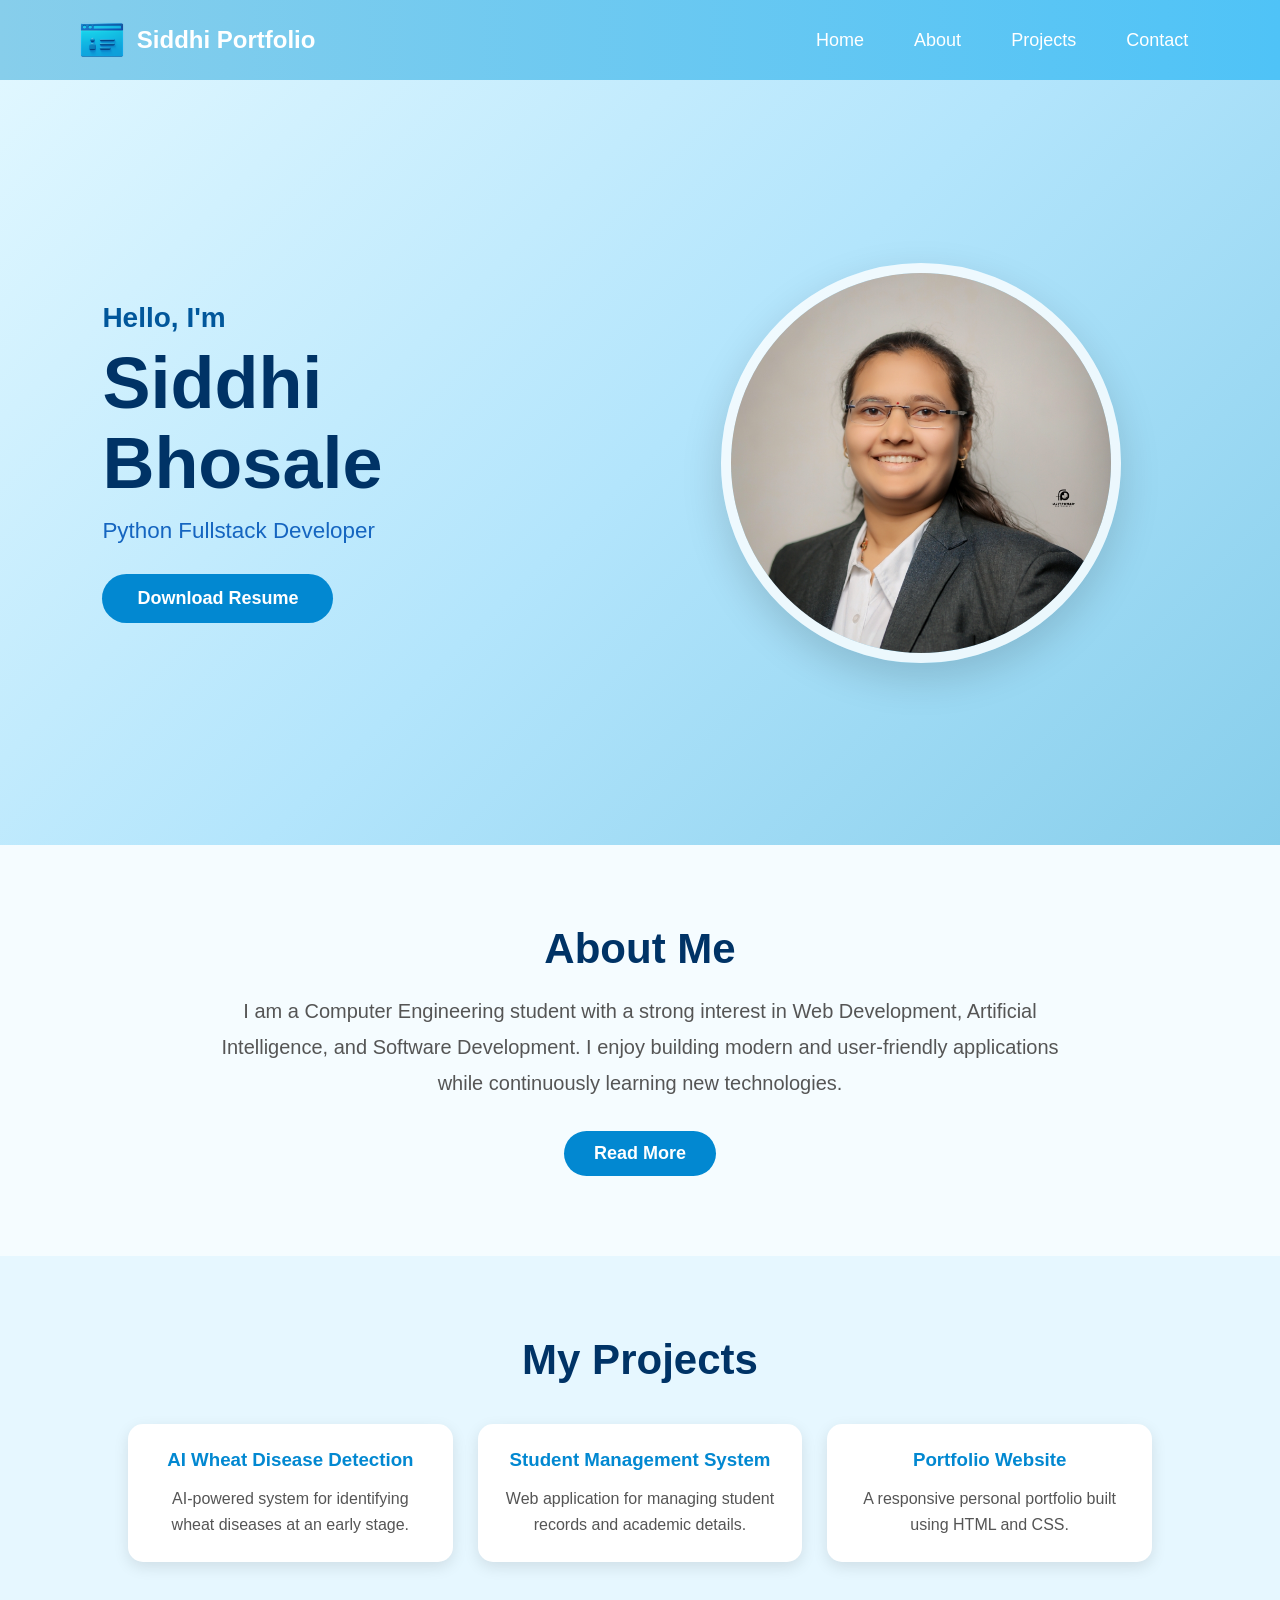
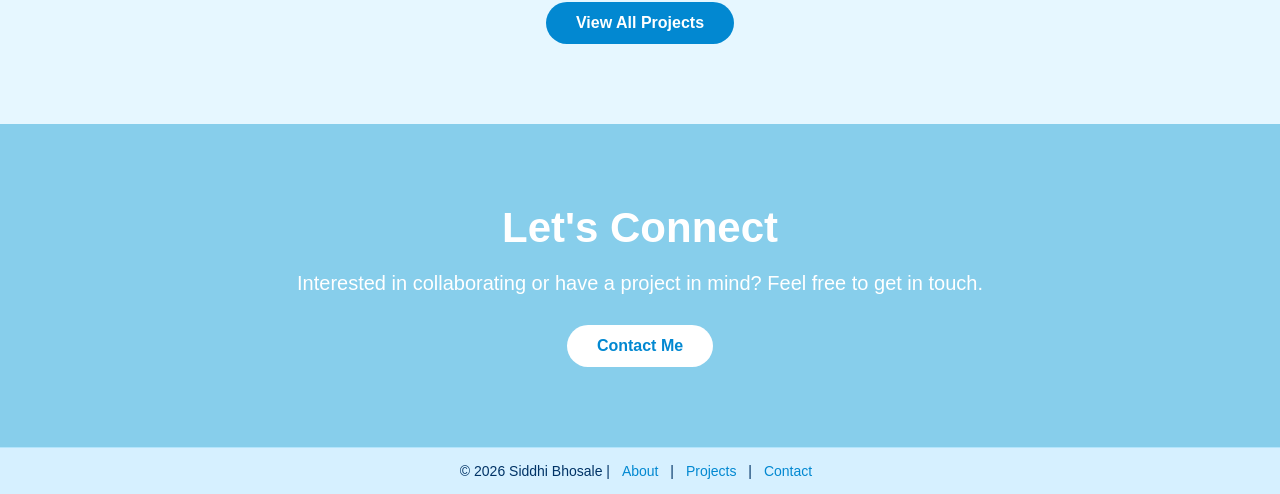
<file: index.html>
<!DOCTYPE html>
<html lang="en">
<head>
    <meta charset="UTF-8">
    <meta name="viewport" content="width=device-width, initial-scale=1.0">
    <title>My Portfolio</title>
    <link rel="stylesheet" href="index.css">
</head>
<style>
    .h3{
        color:blue;
        font-size:18px;
        
    }
</style>
<body>

    <nav class="navbar">
        <div class="logo">
            <img src="icons8-portfolio-94.png" alt="Portfolio Logo">
            <span>Siddhi Portfolio</span>
        </div>

        <ul class="nav-links">
            <li><a href="index.html">Home</a></li>
            <li><a href="about.html">About</a></li>
            <li><a href="project.html">Projects</a></li>
            <li><a href="contact.html">Contact</a></li>
        </ul>
    </nav>

   <section class="hero">

    
    <div class="hero-text">
        <h3>Hello, I'm</h3>
        <h1>Siddhi<br>Bhosale</h1>
        <p> Python Fullstack Developer</p>

        <a href="sb resume.pdf" class="btn">Download Resume</a>
    </div>

   <div class="hero-image">
    <img src="WhatsApp Image 2026-06-08 at 11.23.37 AM.jpeg" alt="Siddhi Bhosale">
</div>

    </section>

    <section class="about-preview">

    <h2>About Me</h2>

    <p>
        I am a Computer Engineering student with a strong interest in
        Web Development, Artificial Intelligence, and Software Development.
        I enjoy building modern and user-friendly applications while
        continuously learning new technologies.
    </p>

    <a href="about.html" class="about-btn">
        Read More
    </a>

</section>

<section class="project-preview">

    <h2>My Projects</h2>

    <div class="project-cards">

        <div class="project-card">
            <h3>AI Wheat Disease Detection</h3>
            <p>AI-powered system for identifying wheat diseases at an early stage.</p>
        </div>

        <div class="project-card">
            <h3>Student Management System</h3>
            <p>Web application for managing student records and academic details.</p>
        </div>

        <div class="project-card">
            <h3>Portfolio Website</h3>
            <p>A responsive personal portfolio built using HTML and CSS.</p>
        </div>

    </div>

    <a href="project.html" class="project-btn">View All Projects</a>

</section>

<section class="contact-preview">

    <h2>Let's Connect</h2>

    <p>
        Interested in collaborating or have a project in mind?
        Feel free to get in touch.
    </p>

    <a href="contact.html" class="contact-btn">Contact Me</a>

</section>
<footer class="footer">

    <p>
        © 2026 Siddhi Bhosale |
        <a href="about.html">About</a> |
        <a href="project.html">Projects</a> |
        <a href="contact.html">Contact</a>
    </p>

</footer>

</body>
</html>
</file>
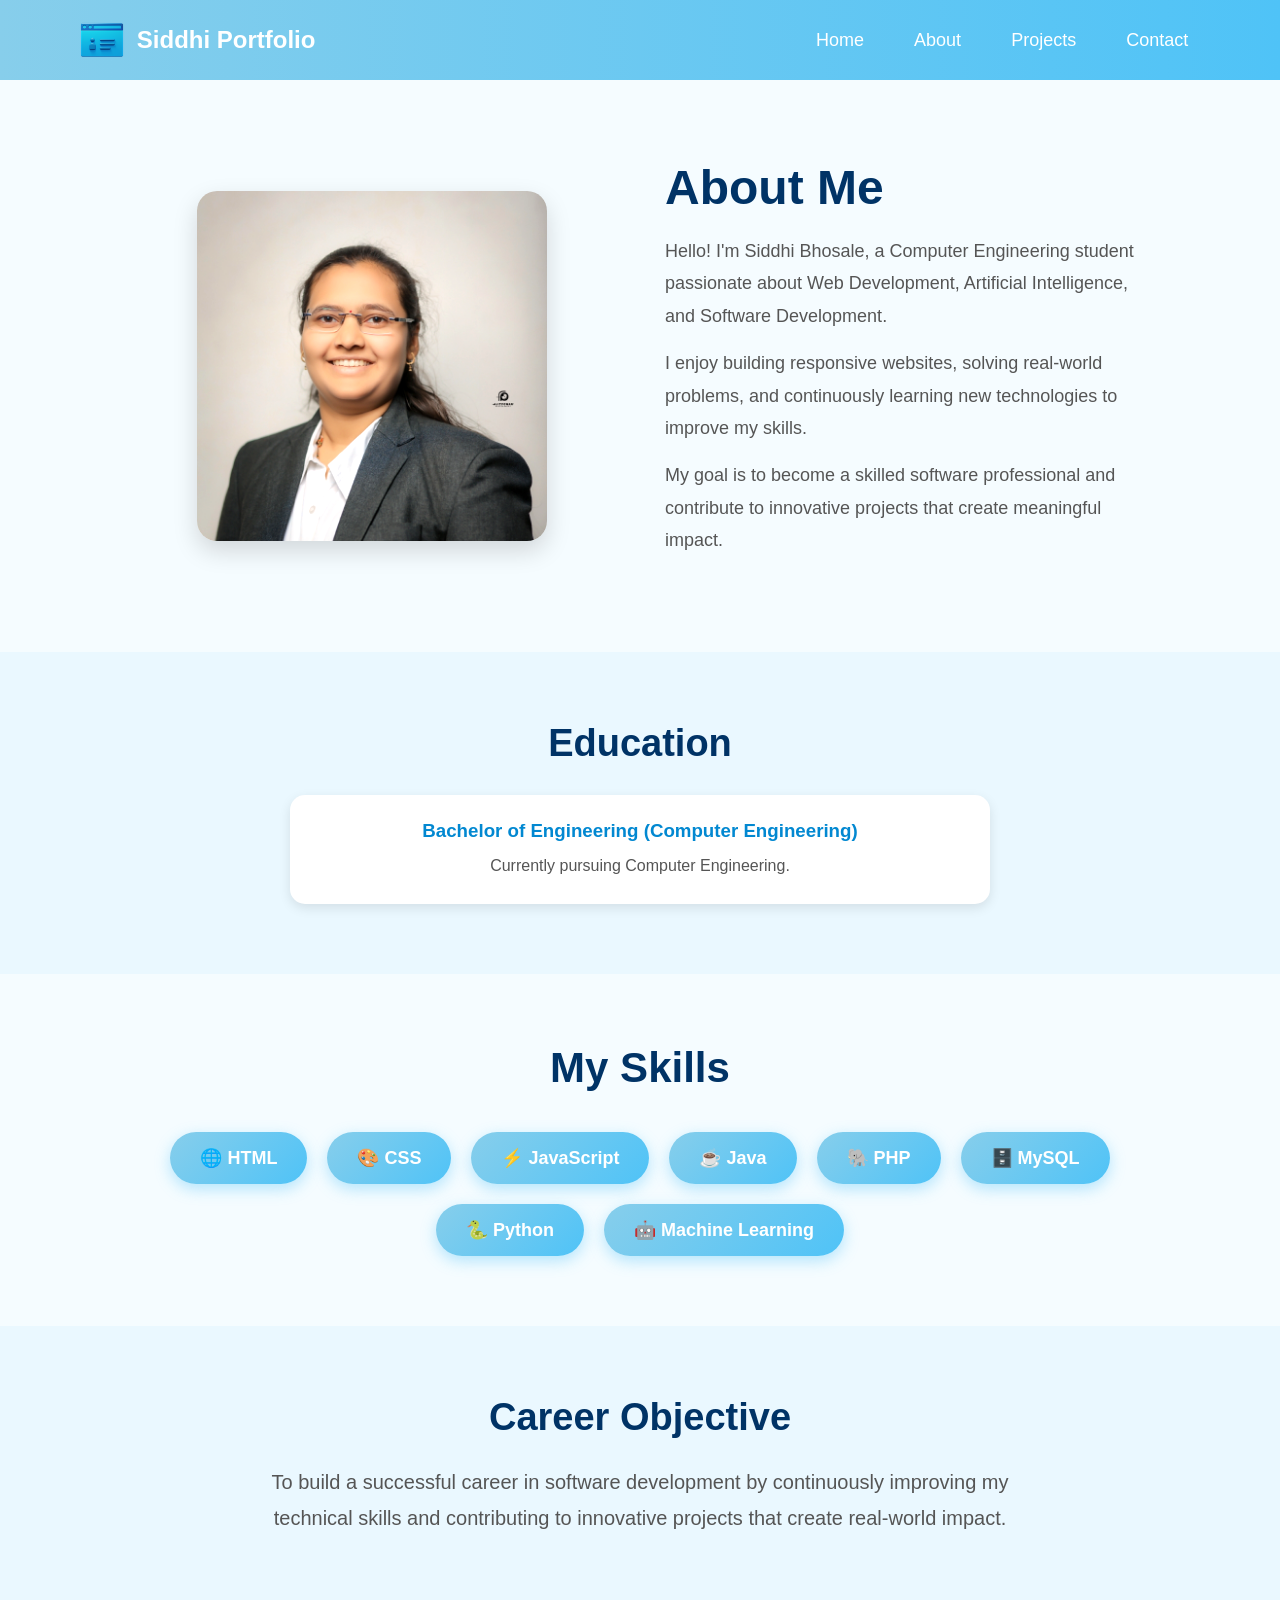
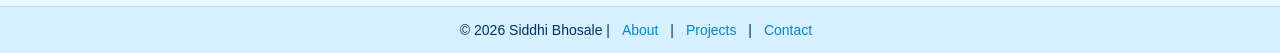
<file: about.html>
<!DOCTYPE html>
<html lang="en">
<head>
    <meta charset="UTF-8">
    <meta name="viewport" content="width=device-width, initial-scale=1.0">
    <title>My Portfolio</title>
    <link rel="stylesheet" href="index.css">
    <link rel="stylesheet" href="about.css">

</head>
<body>

    <nav class="navbar">
        <div class="logo">
            <img src="icons8-portfolio-94.png" alt="Portfolio Logo">
            <span>Siddhi Portfolio</span>
        </div>

        <ul class="nav-links">
            <li><a href="index.html">Home</a></li>
            <li><a href="about.html">About</a></li>
            <li><a href="project.html">Projects</a></li>
            <li><a href="contact.html">Contact</a></li>
        </ul>
    </nav>

   <section class="about-page">

    <div class="about-container">

        <div class="about-image">
            <img src="WhatsApp Image 2026-06-08 at 11.23.37 AM.jpeg" alt="Siddhi Bhosale">
        </div>

        <div class="about-content">
            <h1>About Me</h1>

            <p>
                Hello! I'm Siddhi Bhosale, a Computer Engineering student passionate
                about Web Development, Artificial Intelligence, and Software Development.
            </p>

            <p>
                I enjoy building responsive websites, solving real-world problems,
                and continuously learning new technologies to improve my skills.
            </p>

            <p>
                My goal is to become a skilled software professional and contribute
                to innovative projects that create meaningful impact.
            </p>

        </div>

    </div>

</section>

<section class="education">

    <h2>Education</h2>

    <div class="edu-card">
        <h3>Bachelor of Engineering (Computer Engineering)</h3>
        <p>Currently pursuing Computer Engineering.</p>
    </div>

</section>

<section class="skills">

    <h2 class="skill-title">My Skills</h2>

    <div class="skill-container">
        <span>🌐 HTML</span>
        <span>🎨 CSS</span>
        <span>⚡ JavaScript</span>
        <span>☕ Java</span>
        <span>🐘 PHP</span>
        <span>🗄️ MySQL</span>
        <span>🐍 Python</span>
        <span>🤖 Machine Learning</span>
    </div>

</section>

<section class="objective">

    <h2>Career Objective</h2>

    <p>
        To build a successful career in software development by continuously
        improving my technical skills and contributing to innovative projects
        that create real-world impact.
    </p>

</section>

<footer class="footer">

    <p>
        © 2026 Siddhi Bhosale |
        <a href="about.html">About</a> |
        <a href="project.html">Projects</a> |
        <a href="contact.html">Contact</a>
    </p>

</footer>
</body>
</html>
</file>
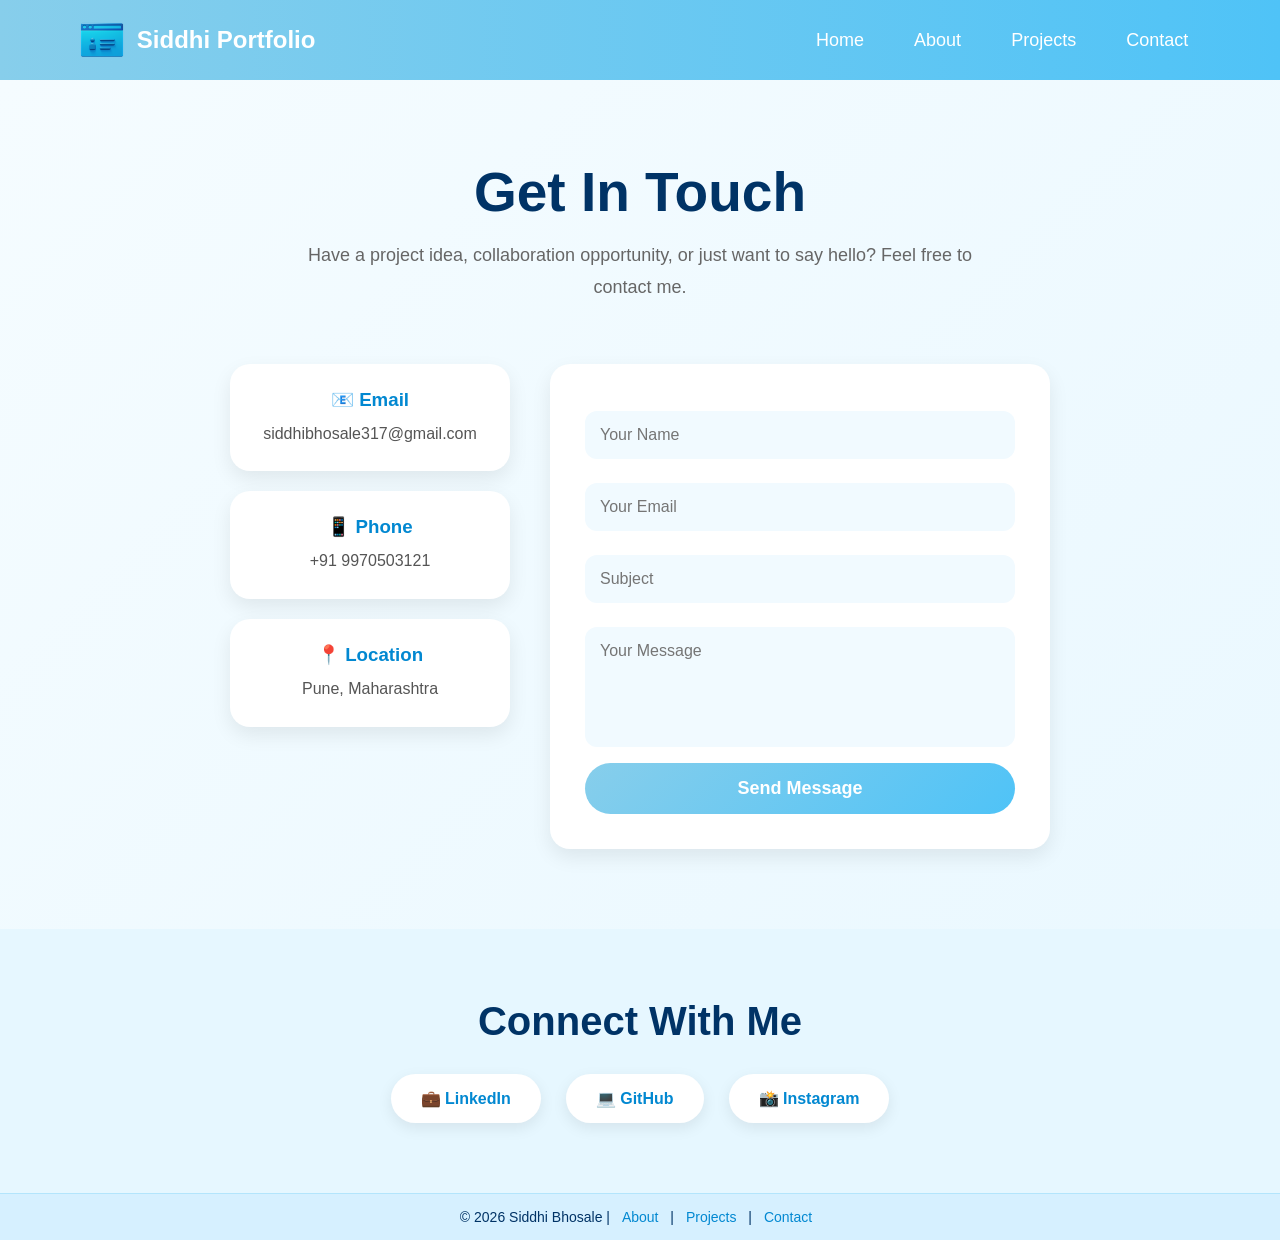
<file: contact.html>
<!DOCTYPE html>
<html lang="en">
<head>
    <meta charset="UTF-8">
    <meta name="viewport" content="width=device-width, initial-scale=1.0">
    <title>My Portfolio</title>
    <link rel="stylesheet" href="index.css">
    <link rel="stylesheet" href="contact.css">
</head>
<body>

    <nav class="navbar">
        <div class="logo">
            <img src="icons8-portfolio-94.png" alt="Portfolio Logo">
            <span>Siddhi Portfolio</span>
        </div>

        <ul class="nav-links">
            <li><a href="index.html">Home</a></li>
            <li><a href="about.html">About</a></li>
            <li><a href="project.html">Projects</a></li>
            <li><a href="contact.html">Contact</a></li>
        </ul>
    </nav>

    <section class="contact-page">

    <h1>Get In Touch</h1>

    <p class="contact-subtitle">
        Have a project idea, collaboration opportunity, or just want to say hello?
        Feel free to contact me.
    </p>

    <div class="contact-container">

        <!-- Contact Info -->

        <div class="contact-info">

            <div class="info-card">
                <h3>📧 Email</h3>
                <p>siddhibhosale317@gmail.com</p>
            </div>

            <div class="info-card">
                <h3>📱 Phone</h3>
                <p>+91 9970503121</p>
            </div>

            <div class="info-card">
                <h3>📍 Location</h3>
                <p>Pune, Maharashtra</p>
            </div>

        </div>

        <!-- Contact Form -->

        <div class="contact-form">

            <form>

                <input type="text" placeholder="Your Name" required>

                <input type="email" placeholder="Your Email" required>

                <input type="text" placeholder="Subject">

                <textarea rows="5" placeholder="Your Message"></textarea>

                <button type="submit">
                    Send Message
                </button>

            </form>

        </div>

    </div>

</section>

<!-- Social Links -->

<section class="social-section">

    <h2>Connect With Me</h2>

    <div class="social-links">

        <a href="#">💼 LinkedIn</a>

        <a href="#">💻 GitHub</a>

        <a href="#">📸 Instagram</a>

    </div>

</section>

<footer class="footer">

    <p>
        © 2026 Siddhi Bhosale |
        <a href="about.html">About</a> |
        <a href="project.html">Projects</a> |
        <a href="contact.html">Contact</a>
    </p>

</footer>
</body>
</html>
</file>
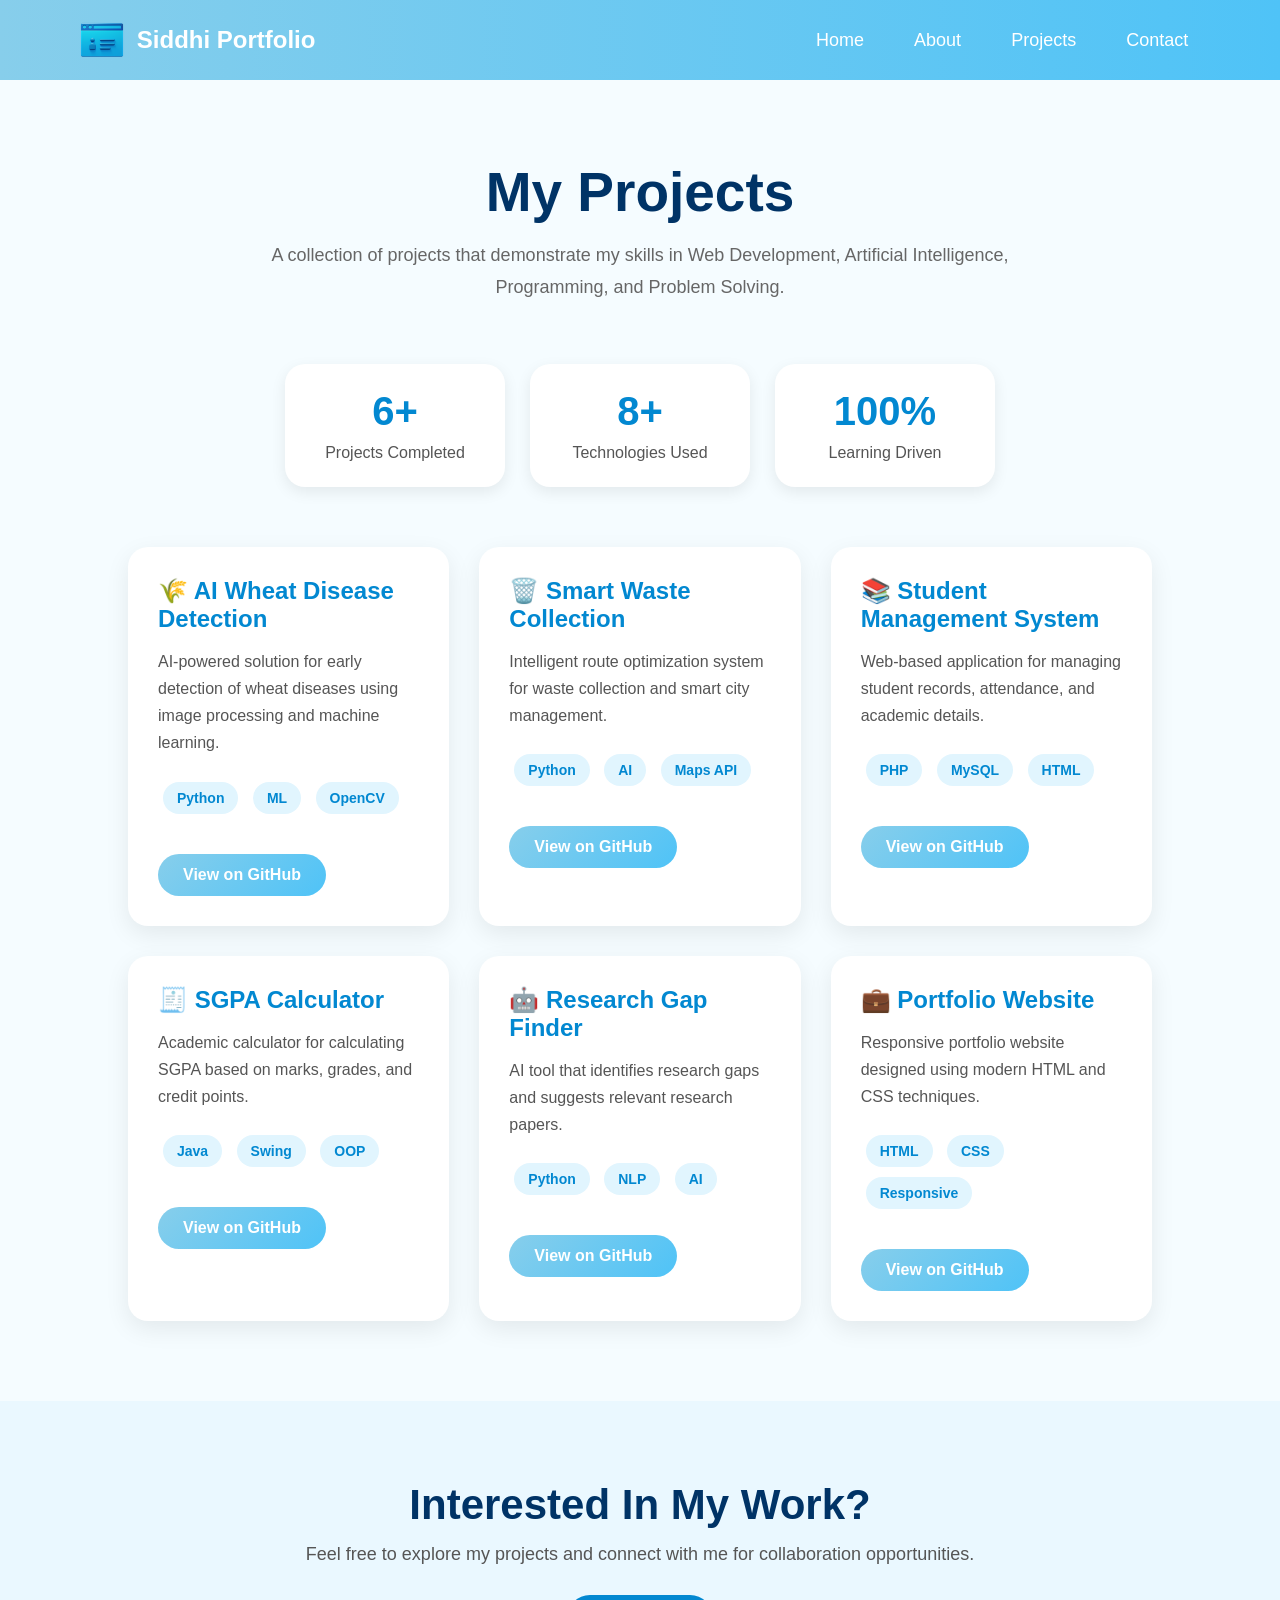
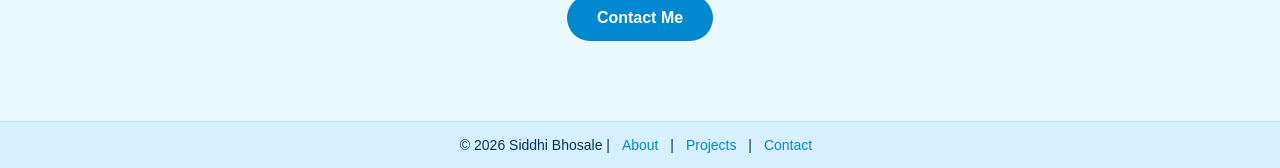
<file: project.html>
<!DOCTYPE html>
<html lang="en">
<head>
    <meta charset="UTF-8">
    <meta name="viewport" content="width=device-width, initial-scale=1.0">
    <title>My Portfolio</title>
    <link rel="stylesheet" href="index.css">
    <link rel="stylesheet" href="project.css">
</head>
<body>

    <nav class="navbar">
        <div class="logo">
            <img src="icons8-portfolio-94.png" alt="Portfolio Logo">
            <span>Siddhi Portfolio</span>
        </div>

        <ul class="nav-links">
            <li><a href="index.html">Home</a></li>
            <li><a href="about.html">About</a></li>
            <li><a href="project.html">Projects</a></li>
            <li><a href="contact.html">Contact</a></li>
        </ul>
    </nav>

    <section class="projects-page">

    <h1>My Projects</h1>

    <p class="project-subtitle">
        A collection of projects that demonstrate my skills in Web Development,
        Artificial Intelligence, Programming, and Problem Solving.
    </p>

    <!-- Statistics -->

    <div class="stats-container">

        <div class="stat-box">
            <h2>6+</h2>
            <p>Projects Completed</p>
        </div>

        <div class="stat-box">
            <h2>8+</h2>
            <p>Technologies Used</p>
        </div>

        <div class="stat-box">
            <h2>100%</h2>
            <p>Learning Driven</p>
        </div>

    </div>

    <!-- Projects -->

    <div class="project-container">

        <div class="project-card">
            <h2>🌾 AI Wheat Disease Detection</h2>
            <p>
                AI-powered solution for early detection of wheat diseases
                using image processing and machine learning.
            </p>

            <div class="tech-stack">
                <span>Python</span>
                <span>ML</span>
                <span>OpenCV</span>
            </div>

            <a href="#" class="github-btn">View on GitHub</a>
        </div>

        <div class="project-card">
            <h2>🗑️ Smart Waste Collection</h2>
            <p>
                Intelligent route optimization system for waste collection
                and smart city management.
            </p>

            <div class="tech-stack">
                <span>Python</span>
                <span>AI</span>
                <span>Maps API</span>
            </div>

            <a href="#" class="github-btn">View on GitHub</a>
        </div>

        <div class="project-card">
            <h2>📚 Student Management System</h2>
            <p>
                Web-based application for managing student records,
                attendance, and academic details.
            </p>

            <div class="tech-stack">
                <span>PHP</span>
                <span>MySQL</span>
                <span>HTML</span>
            </div>

            <a href="#" class="github-btn">View on GitHub</a>
        </div>

        <div class="project-card">
            <h2>🧾 SGPA Calculator</h2>
            <p>
                Academic calculator for calculating SGPA based on
                marks, grades, and credit points.
            </p>

            <div class="tech-stack">
                <span>Java</span>
                <span>Swing</span>
                <span>OOP</span>
            </div>

            <a href="#" class="github-btn">View on GitHub</a>
        </div>

        <div class="project-card">
            <h2>🤖 Research Gap Finder</h2>
            <p>
                AI tool that identifies research gaps and suggests
                relevant research papers.
            </p>

            <div class="tech-stack">
                <span>Python</span>
                <span>NLP</span>
                <span>AI</span>
            </div>

            <a href="#" class="github-btn">View on GitHub</a>
        </div>

        <div class="project-card">
            <h2>💼 Portfolio Website</h2>
            <p>
                Responsive portfolio website designed using modern
                HTML and CSS techniques.
            </p>

            <div class="tech-stack">
                <span>HTML</span>
                <span>CSS</span>
                <span>Responsive</span>
            </div>

            <a href="#" class="github-btn">View on GitHub</a>
        </div>

    </div>

</section>

<!-- Call To Action -->

<section class="project-cta">

    <h2>Interested In My Work?</h2>

    <p>
        Feel free to explore my projects and connect with me for
        collaboration opportunities.
    </p>

    <a href="contact.html" class="contact-btn">
        Contact Me
    </a>

</section>
<footer class="footer">

    <p>
        © 2026 Siddhi Bhosale |
        <a href="about.html">About</a> |
        <a href="project.html">Projects</a> |
        <a href="contact.html">Contact</a>
    </p>

</footer>
</body>
</html>
</file>
<file: index.css>
*{
    margin:0;
    padding:0;
    box-sizing:border-box;
    font-family:'Segoe UI',sans-serif;
}

html{
    scroll-behavior:smooth;
}

body{
    background-color:#f4fbff;
    overflow-x:hidden;
}

/* ================= NAVBAR ================= */

.navbar{
    display:flex;
    justify-content:space-between;
    align-items:center;
    padding:15px 6%;
    background:linear-gradient(90deg,#87CEEB,#4FC3F7);
    box-shadow:0 2px 10px rgba(0,0,0,0.1);
}

.logo{
    display:flex;
    align-items:center;
    gap:10px;
}

.logo img{
    width:50px;
    height:50px;
}

.logo span{
    color:white;
    font-size:24px;
    font-weight:bold;
}

.nav-links{
    display:flex;
    list-style:none;
    gap:20px;
}

.nav-links a{
    text-decoration:none;
    color:white;
    font-size:18px;
    font-weight:500;
    padding:8px 15px;
    border-radius:5px;
    transition:0.3s;
}

.nav-links a:hover{
    background:white;
    color:#0288D1;
}

/* ================= HERO SECTION ================= */

.hero{
    min-height:85vh;
    display:flex;
    justify-content:space-around;
    align-items:center;
    padding:60px 8%;
    background:linear-gradient(
        135deg,
        #e0f7ff,
        #b3e5fc,
        #87ceeb
    );
    gap:50px;
}

.hero-text{
    flex:1;
}

.hero-text h3{
    font-size:28px;
    color:#01579b;
    margin-bottom:10px;
}

.hero-text h1{
    font-size:4.5rem;
    line-height:1.1;
    color:#003366;
    margin-bottom:15px;
}

.hero-text p{
    font-size:1.4rem;
    color:#1565c0;
    margin-bottom:30px;
}

.btn{
    display:inline-block;
    text-decoration:none;
    background:#0288d1;
    color:white;
    padding:14px 35px;
    border-radius:30px;
    font-size:18px;
    font-weight:bold;
    transition:0.3s;
}

.btn:hover{
    background:#01579b;
    transform:translateY(-3px);
}

/* ================= HERO IMAGE ================= */

.hero-image{
    flex:1;
    display:flex;
    justify-content:center;
    align-items:center;
}

.hero-image img{
    width:400px;
    max-width:100%;
    height:auto;
    aspect-ratio:1/1;
    object-fit:cover;
    border-radius:50%;
    border:10px solid rgba(255,255,255,0.8);
    box-shadow:0 15px 40px rgba(0,0,0,0.15);
    transition:0.4s ease;
}

.hero-image img:hover{
    transform:scale(1.05);
}

/* ================= ABOUT ================= */

.about-preview{
    background:#f5fcff;
    text-align:center;
    padding:80px 10%;
}

.about-preview h2{
    font-size:42px;
    color:#003366;
    margin-bottom:20px;
}

.about-preview p{
    max-width:850px;
    margin:auto;
    font-size:20px;
    line-height:1.8;
    color:#555;
    margin-bottom:30px;
}

.about-btn{
    display:inline-block;
    text-decoration:none;
    background:#0288d1;
    color:white;
    padding:12px 30px;
    border-radius:30px;
    font-size:18px;
    font-weight:600;
    transition:0.3s;
}

.about-btn:hover{
    background:#01579b;
}

/* ================= PROJECT ================= */

.project-preview{
    padding:80px 10%;
    text-align:center;
    background:#e6f7ff;
}

.project-preview h2{
    font-size:42px;
    color:#003366;
    margin-bottom:40px;
}

.project-cards{
    display:grid;
    grid-template-columns:repeat(auto-fit,minmax(280px,1fr));
    gap:25px;
}

.project-card{
    background:white;
    padding:25px;
    border-radius:15px;
    box-shadow:0 5px 15px rgba(0,0,0,0.1);
    transition:0.3s;
}

.project-card:hover{
    transform:translateY(-8px);
}

.project-card h3{
    color:#0288d1;
    margin-bottom:15px;
}

.project-card p{
    color:#555;
    line-height:1.6;
}

.project-btn{
    display:inline-block;
    margin-top:40px;
    padding:12px 30px;
    background:#0288d1;
    color:white;
    text-decoration:none;
    border-radius:30px;
    font-weight:600;
    transition:0.3s;
}

.project-btn:hover{
    background:#01579b;
}

/* ================= CONTACT ================= */

.contact-preview{
    padding:80px 10%;
    text-align:center;
    background:#87ceeb;
    color:white;
}

.contact-preview h2{
    font-size:42px;
    margin-bottom:20px;
}

.contact-preview p{
    font-size:20px;
    margin-bottom:30px;
}

.contact-btn{
    display:inline-block;
    padding:12px 30px;
    background:white;
    color:#0288d1;
    text-decoration:none;
    border-radius:30px;
    font-weight:bold;
    transition:0.3s;
}

.contact-btn:hover{
    background:#f5f5f5;
}

/* ================= FOOTER ================= */

.footer{
    background:#d6f0ff;
    padding:15px;
    text-align:center;
    border-top:1px solid #b3e5fc;
}

.footer p{
    font-size:14px;
    color:#003366;
}

.footer a{
    text-decoration:none;
    color:#0288d1;
    margin:0 8px;
    font-weight:500;
}

.footer a:hover{
    color:#01579b;
}

/* ================= TABLET ================= */

@media(max-width:992px){

    .hero{
        flex-direction:column-reverse;
        text-align:center;
    }

    .hero-text h1{
        font-size:3.5rem;
    }

    .hero-image img{
        width:320px;
    }
}

/* ================= MOBILE ================= */

@media(max-width:768px){

    .navbar{
        flex-direction:column;
        gap:15px;
        padding:15px;
    }

    .nav-links{
        flex-direction:column;
        align-items:center;
        gap:10px;
    }

    .logo span{
        font-size:20px;
    }

    .hero{
        padding:40px 5%;
    }

    .hero-text h3{
        font-size:22px;
    }

    .hero-text h1{
        font-size:2.5rem;
    }

    .hero-text p{
        font-size:1.1rem;
    }

    .hero-image img{
        width:260px;
    }

    .about-preview h2,
    .project-preview h2,
    .contact-preview h2{
        font-size:32px;
    }

    .about-preview p,
    .contact-preview p{
        font-size:17px;
    }

    .btn,
    .about-btn,
    .project-btn,
    .contact-btn{
        width:100%;
        max-width:250px;
    }
}

/* ================= SMALL MOBILE ================= */

@media(max-width:480px){

    .hero-text h1{
        font-size:2rem;
    }

    .hero-image img{
        width:220px;
    }

    .about-preview,
    .project-preview,
    .contact-preview{
        padding:60px 6%;
    }

    .about-preview h2,
    .project-preview h2,
    .contact-preview h2{
        font-size:28px;
    }
}
</file>
<file: about.css>
/* ================= ABOUT PAGE ================= */

.about-page{
    padding:80px 10%;
    background:#f5fcff;
}

.about-container{
    display:flex;
    align-items:center;
    justify-content:space-between;
    gap:50px;
    flex-wrap:wrap;
}

.about-image{
    flex:1;
    display:flex;
    justify-content:center;
}

.about-image img{
    width:350px;
    max-width:100%;
    height:auto;
    aspect-ratio:1/1;
    object-fit:cover;
    border-radius:20px;
    box-shadow:0 10px 25px rgba(0,0,0,0.15);
    filter:brightness(120%);
    transition:0.4s ease;
}

.about-image img:hover{
    transform:scale(1.05);
}

.about-content{
    flex:1;
    min-width:300px;
}

.about-content h1{
    font-size:48px;
    color:#003366;
    margin-bottom:20px;
}

.about-content p{
    font-size:18px;
    line-height:1.8;
    color:#555;
    margin-bottom:15px;
}

/* ================= EDUCATION ================= */

.education{
    padding:70px 12%;
    background:#eaf8ff;
    text-align:center;
}

.education h2{
    font-size:38px;
    color:#003366;
    margin-bottom:30px;
}

.edu-card{
    max-width:700px;
    margin:auto;
    background:white;
    padding:25px;
    border-radius:15px;
    box-shadow:0 4px 12px rgba(0,0,0,0.1);
}

.edu-card h3{
    color:#0288d1;
    margin-bottom:10px;
}

.edu-card p{
    color:#555;
    line-height:1.7;
}

/* ================= SKILLS ================= */

.skills{
    padding:70px 10%;
    text-align:center;
    background:#f5fcff;
}

.skill-title,
.skills h2{
    font-size:42px;
    font-weight:700;
    color:#003366;
    margin-bottom:40px;
}

.skill-container{
    display:flex;
    justify-content:center;
    flex-wrap:wrap;
    gap:20px;
}

.skill-container span{
    padding:15px 30px;
    border-radius:50px;
    background:linear-gradient(135deg,#87ceeb,#4fc3f7);
    color:white;
    font-size:18px;
    font-weight:600;
    cursor:pointer;
    transition:all 0.4s ease;
    box-shadow:0 5px 15px rgba(79,195,247,0.4);
}

.skill-container span:hover{
    transform:translateY(-8px) scale(1.08);
    background:linear-gradient(135deg,#0288d1,#03a9f4);
    box-shadow:0 12px 25px rgba(2,136,209,0.5);
    letter-spacing:1px;
}

/* ================= OBJECTIVE ================= */

.objective{
    padding:70px 12%;
    text-align:center;
    background:#eaf8ff;
}

.objective h2{
    font-size:38px;
    color:#003366;
    margin-bottom:25px;
}

.objective p{
    max-width:800px;
    margin:auto;
    font-size:20px;
    line-height:1.8;
    color:#555;
}

/* ================= FOOTER ================= */

.footer{
    background:#d6f0ff;
    padding:15px;
    text-align:center;
    border-top:1px solid #b3e5fc;
}

.footer p{
    font-size:14px;
    color:#003366;
}

.footer a{
    text-decoration:none;
    color:#0288d1;
    margin:0 8px;
    font-weight:500;
}

.footer a:hover{
    color:#01579b;
}

/* ================= TABLET ================= */

@media(max-width:992px){

    .about-container{
        flex-direction:column;
        text-align:center;
    }

    .about-content h1{
        font-size:40px;
    }

    .about-image img{
        width:300px;
    }
}

/* ================= MOBILE ================= */

@media(max-width:768px){

    .about-page,
    .education,
    .skills,
    .objective{
        padding:60px 6%;
    }

    .about-content h1{
        font-size:32px;
    }

    .education h2,
    .skills h2,
    .objective h2{
        font-size:30px;
    }

    .about-content p,
    .objective p{
        font-size:16px;
    }

    .skill-container{
        gap:15px;
    }

    .skill-container span{
        font-size:16px;
        padding:12px 22px;
    }

    .about-image img{
        width:250px;
    }
}

/* ================= SMALL MOBILE ================= */

@media(max-width:480px){

    .about-content h1{
        font-size:28px;
    }

    .education h2,
    .skills h2,
    .objective h2{
        font-size:26px;
    }

    .about-content p,
    .objective p{
        font-size:15px;
        line-height:1.7;
    }

    .about-image img{
        width:220px;
    }

    .skill-container span{
        width:100%;
        max-width:220px;
    }
}
</file>
<file: contact.css>
/* ================= CONTACT PAGE ================= */

.contact-page{
    min-height:80vh;
    padding:80px 10%;
    background:linear-gradient(
        135deg,
        #f5fcff,
        #eaf8ff
    );
    text-align:center;
}

.contact-page h1{
    font-size:55px;
    color:#003366;
    margin-bottom:15px;
    animation:slideDown 1s ease;
}

.contact-subtitle{
    max-width:700px;
    margin:auto;
    color:#666;
    font-size:18px;
    margin-bottom:60px;
    line-height:1.8;
}

/* ================= LAYOUT ================= */

.contact-container{
    display:flex;
    justify-content:center;
    align-items:flex-start;
    gap:40px;
    flex-wrap:wrap;
}

/* ================= CONTACT INFO ================= */

.contact-info{
    display:flex;
    flex-direction:column;
    gap:20px;
}

.info-card{
    width:280px;
    background:white;
    padding:25px;
    border-radius:20px;
    box-shadow:0 8px 20px rgba(0,0,0,0.08);
    transition:0.4s;
}

.info-card:hover{
    transform:translateX(10px);
    box-shadow:0 15px 25px rgba(79,195,247,0.3);
}

.info-card h3{
    color:#0288d1;
    margin-bottom:10px;
}

.info-card p{
    color:#555;
    line-height:1.6;
}

/* ================= FORM ================= */

.contact-form{
    width:500px;
    max-width:100%;
}

.contact-form form{
    background:white;
    padding:35px;
    border-radius:20px;
    box-shadow:0 8px 20px rgba(0,0,0,0.08);
}

.contact-form input,
.contact-form textarea{
    width:100%;
    padding:15px;
    margin:12px 0;
    border:none;
    border-radius:12px;
    background:#f1faff;
    outline:none;
    font-size:16px;
    transition:0.3s;
}

.contact-form textarea{
    resize:none;
}

.contact-form input:focus,
.contact-form textarea:focus{
    background:white;
    box-shadow:0 0 15px rgba(79,195,247,0.3);
}

/* ================= BUTTON ================= */

.contact-form button{
    width:100%;
    padding:15px;
    border:none;
    border-radius:30px;
    background:linear-gradient(
        135deg,
        #87ceeb,
        #4fc3f7
    );
    color:white;
    font-size:18px;
    font-weight:bold;
    cursor:pointer;
    transition:0.4s;
}

.contact-form button:hover{
    transform:translateY(-5px);
    box-shadow:0 10px 20px rgba(79,195,247,0.4);
}

/* ================= SOCIAL SECTION ================= */

.social-section{
    padding:70px 10%;
    text-align:center;
    background:#e6f7ff;
}

.social-section h2{
    color:#003366;
    font-size:40px;
    margin-bottom:30px;
}

.social-links{
    display:flex;
    justify-content:center;
    gap:25px;
    flex-wrap:wrap;
}

.social-links a{
    text-decoration:none;
    background:white;
    color:#0288d1;
    padding:15px 30px;
    border-radius:30px;
    font-weight:600;
    transition:0.4s;
    box-shadow:0 5px 15px rgba(0,0,0,0.08);
}

.social-links a:hover{
    transform:translateY(-8px) scale(1.05);
    background:#0288d1;
    color:white;
}

/* ================= FOOTER ================= */

.footer{
    background:#d6f0ff;
    padding:15px;
    text-align:center;
    border-top:1px solid #b3e5fc;
}

.footer p{
    font-size:14px;
    color:#003366;
}

.footer a{
    text-decoration:none;
    color:#0288d1;
    margin:0 8px;
    font-weight:500;
}

.footer a:hover{
    color:#01579b;
}

/* ================= ANIMATION ================= */

@keyframes slideDown{
    from{
        opacity:0;
        transform:translateY(-50px);
    }

    to{
        opacity:1;
        transform:translateY(0);
    }
}

/* ================= TABLET ================= */

@media(max-width:992px){

    .contact-container{
        flex-direction:column;
        align-items:center;
    }

    .contact-page h1{
        font-size:45px;
    }

    .contact-form{
        width:100%;
        max-width:600px;
    }
}

/* ================= MOBILE ================= */

@media(max-width:768px){

    .contact-page{
        padding:60px 6%;
    }

    .contact-page h1{
        font-size:34px;
    }

    .contact-subtitle{
        font-size:16px;
        margin-bottom:40px;
    }

    .contact-form form{
        padding:25px;
    }

    .contact-form input,
    .contact-form textarea{
        font-size:15px;
        padding:12px;
    }

    .contact-form button{
        font-size:16px;
    }

    .info-card{
        width:100%;
        max-width:350px;
    }

    .social-section{
        padding:60px 6%;
    }

    .social-section h2{
        font-size:30px;
    }

    .social-links{
        gap:15px;
    }

    .social-links a{
        padding:12px 24px;
    }
}

/* ================= SMALL MOBILE ================= */

@media(max-width:480px){

    .contact-page h1{
        font-size:28px;
    }

    .social-section h2{
        font-size:26px;
    }

    .social-links a{
        width:100%;
        max-width:250px;
    }

    .contact-form form{
        padding:20px;
    }
}
</file>
<file: project.css>
/* ================= PROJECTS PAGE ================= */

.projects-page{
    padding:80px 10%;
    text-align:center;
    background:#f5fcff;
}

.projects-page h1{
    font-size:55px;
    color:#003366;
    margin-bottom:15px;
}

.project-subtitle{
    max-width:800px;
    margin:auto;
    font-size:18px;
    color:#666;
    line-height:1.8;
}

/* ================= STATS ================= */

.stats-container{
    display:flex;
    justify-content:center;
    gap:25px;
    flex-wrap:wrap;
    margin:60px 0;
}

.stat-box{
    width:220px;
    background:white;
    padding:25px;
    border-radius:20px;
    box-shadow:0 5px 15px rgba(0,0,0,0.08);
    transition:0.4s;
}

.stat-box:hover{
    transform:translateY(-8px);
    box-shadow:0 12px 25px rgba(79,195,247,0.3);
}

.stat-box h2{
    color:#0288d1;
    font-size:40px;
    margin-bottom:10px;
}

.stat-box p{
    color:#555;
    font-size:16px;
}

/* ================= PROJECT CARDS ================= */

.project-container{
    display:grid;
    grid-template-columns:repeat(auto-fit,minmax(320px,1fr));
    gap:30px;
}

.project-card{
    background:white;
    padding:30px;
    border-radius:20px;
    text-align:left;
    transition:0.4s;
    box-shadow:0 8px 25px rgba(0,0,0,0.08);
}

.project-card:hover{
    transform:translateY(-10px);
    box-shadow:0 15px 30px rgba(79,195,247,0.35);
}

.project-card h2{
    color:#0288d1;
    margin-bottom:15px;
}

.project-card p{
    color:#555;
    line-height:1.7;
}

/* ================= TECH STACK ================= */

.tech-stack{
    margin:20px 0;
}

.tech-stack span{
    display:inline-block;
    background:#e1f5fe;
    color:#0288d1;
    padding:8px 14px;
    margin:5px;
    border-radius:20px;
    font-size:14px;
    font-weight:600;
    transition:0.3s;
}

.tech-stack span:hover{
    background:#0288d1;
    color:white;
}

/* ================= GITHUB BUTTON ================= */

.github-btn{
    display:inline-block;
    margin-top:15px;
    padding:12px 25px;
    background:linear-gradient(
        135deg,
        #87ceeb,
        #4fc3f7
    );
    color:white;
    text-decoration:none;
    border-radius:30px;
    font-weight:bold;
    transition:0.4s;
}

.github-btn:hover{
    transform:translateY(-4px);
    background:linear-gradient(
        135deg,
        #0288d1,
        #03a9f4
    );
}

/* ================= CTA SECTION ================= */

.project-cta{
    text-align:center;
    padding:80px 10%;
    background:#eaf8ff;
}

.project-cta h2{
    font-size:42px;
    color:#003366;
    margin-bottom:15px;
}

.project-cta p{
    color:#555;
    margin-bottom:30px;
    font-size:18px;
}

.contact-btn{
    display:inline-block;
    padding:14px 30px;
    background:#0288d1;
    color:white;
    text-decoration:none;
    border-radius:30px;
    font-weight:600;
    transition:0.4s;
}

.contact-btn:hover{
    background:#01579b;
    transform:translateY(-4px);
}

/* ================= FOOTER ================= */

.footer{
    background:#d6f0ff;
    padding:15px;
    text-align:center;
    border-top:1px solid #b3e5fc;
}

.footer p{
    margin:0;
    font-size:14px;
    color:#003366;
}

.footer a{
    text-decoration:none;
    color:#0288d1;
    margin:0 8px;
    font-weight:500;
}

.footer a:hover{
    color:#01579b;
}

/* ================= TABLET ================= */

@media(max-width:992px){

    .projects-page{
        padding:70px 6%;
    }

    .projects-page h1{
        font-size:45px;
    }

    .project-container{
        grid-template-columns:repeat(auto-fit,minmax(280px,1fr));
    }

    .project-cta h2{
        font-size:36px;
    }
}

/* ================= MOBILE ================= */

@media(max-width:768px){

    .projects-page{
        padding:60px 5%;
    }

    .projects-page h1{
        font-size:34px;
    }

    .project-subtitle{
        font-size:16px;
    }

    .stat-box{
        width:100%;
        max-width:280px;
    }

    .stat-box h2{
        font-size:32px;
    }

    .project-container{
        grid-template-columns:1fr;
    }

    .project-card{
        padding:25px;
    }

    .project-cta{
        padding:60px 5%;
    }

    .project-cta h2{
        font-size:30px;
    }

    .project-cta p{
        font-size:16px;
    }

    .contact-btn{
        width:100%;
        max-width:250px;
    }
}

/* ================= SMALL MOBILE ================= */

@media(max-width:480px){

    .projects-page h1{
        font-size:28px;
    }

    .project-card{
        padding:20px;
    }

    .project-card h2{
        font-size:22px;
    }

    .project-card p{
        font-size:15px;
    }

    .tech-stack span{
        font-size:12px;
        padding:6px 12px;
    }

    .project-cta h2{
        font-size:26px;
    }

    .project-cta p{
        font-size:15px;
    }
}
</file>
